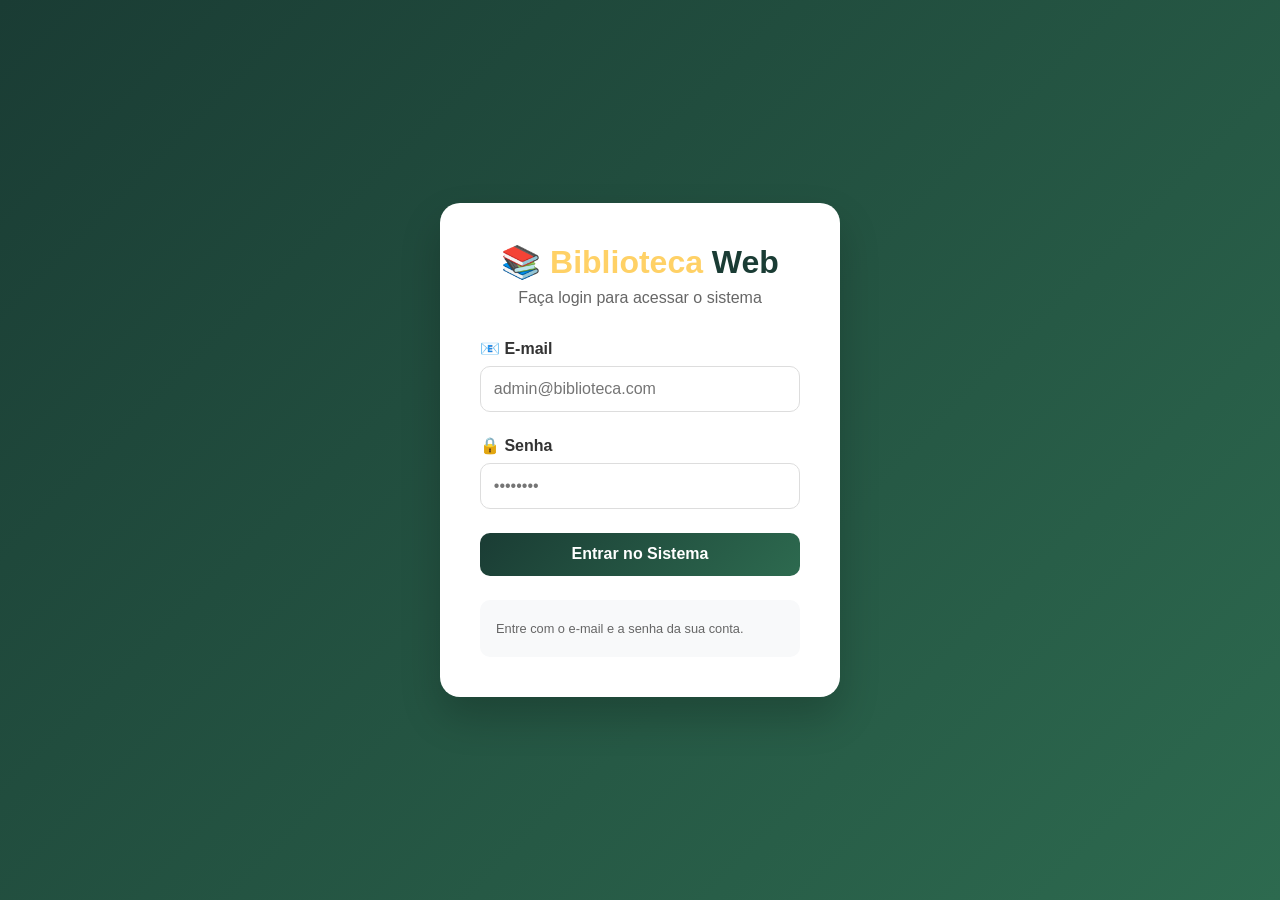
<file: src/main/resources/static/index.html>
<!DOCTYPE html>
<html lang="pt-br">
<head>
    <meta charset="UTF-8">
    <meta name="viewport" content="width=device-width, initial-scale=1.0">
    <title>Dashboard | Biblioteca Web</title>
    <link rel="stylesheet" href="css/style.css">
</head>
<body>
    <!-- Transição entre páginas -->
    <div id="pageTransition" class="page-transition">
        <div class="transition-spinner"></div>
    </div>

    <header class="header">
        <div class="logo">📚 <span>Biblioteca</span> Web</div>
        <nav class="nav">
            <a href="javascript:void(0);" onclick="navegarPara('index.html')">Dashboard</a>
            <a href="javascript:void(0);" onclick="navegarPara('livros.html')">Livros</a>
            <a href="javascript:void(0);" onclick="navegarPara('usuarios.html')">Usuários</a>
            <a href="javascript:void(0);" onclick="navegarPara('emprestimos.html')">Empréstimos</a>
            <a href="javascript:void(0);" onclick="navegarPara('relatorios.html')">Relatórios</a>
        </nav>
        <div class="user-info">
            <button class="theme-toggle" id="themeToggle" title="Alternar tema">🌙</button>
            <span>👤 Admin</span>
            <button class="btn-sair" onclick="sair()">Sair</button>
        </div>
    </header>

    <main class="container">
        <div class="cards-nav">
            <div class="card-nav" onclick="navegarPara('livros.html')">
                <div class="icon">📖</div>
                <h3>Livros</h3>
                <div class="total" id="totalLivros">0</div>
                <button class="btn-card">Gerenciar</button>
            </div>
            <div class="card-nav" onclick="navegarPara('usuarios.html')">
                <div class="icon">👥</div>
                <h3>Usuários</h3>
                <div class="total" id="totalUsuarios">0</div>
                <button class="btn-card">Gerenciar</button>
            </div>
            <div class="card-nav" onclick="navegarPara('emprestimos.html')">
                <div class="icon">🔄</div>
                <h3>Empréstimos</h3>
                <div class="total" id="emprestimosAtivos">0</div>
                <button class="btn-card">Ver ativos</button>
            </div>
            <div class="card-nav" onclick="navegarPara('relatorios.html')">
                <div class="icon">📊</div>
                <h3>Relatórios</h3>
                <button class="btn-card">Gerar</button>
            </div>
        </div>

        <div class="stats">
            <div class="stat-card">
                <h4>📚 Total de Livros</h4>
                <div class="stat-value" id="statLivros">0</div>
                <div class="stat-trend">↗ Carregando...</div>
            </div>
            <div class="stat-card">
                <h4>🔄 Empréstimos Ativos</h4>
                <div class="stat-value" id="statEmprestimos">0</div>
                <div class="stat-trend">Carregando...</div>
            </div>
            <div class="stat-card">
                <h4>💰 Multas Pendentes</h4>
                <div class="stat-value" id="statMultas">R$ 0,00</div>
                <div class="stat-trend">Carregando...</div>
            </div>
        </div>

        <div class="tabela-container">
            <h3>📋 Últimos Empréstimos</h3>
            <table style="width: 100%; border-collapse: collapse;">
                <thead>
                    <tr style="background: #f8f9fa;">
                        <th style="padding: 0.75rem;">Usuário</th>
                        <th style="padding: 0.75rem;">Livro</th>
                        <th style="padding: 0.75rem;">Data de Empréstimo</th>
                        <th style="padding: 0.75rem;">Status</th>
                    </tr>
                </thead>
                <tbody id="tabelaEmprestimos"></tbody>
            </table>
        </div>
    </main>

    <footer class="footer">
        <p>&copy; <span id="anoAtual">2026</span> Sistema de Biblioteca Web - Todos os direitos reservados</p>
    </footer>

    <script src="js/scripts.js"></script>
</body>
</html>
</file>
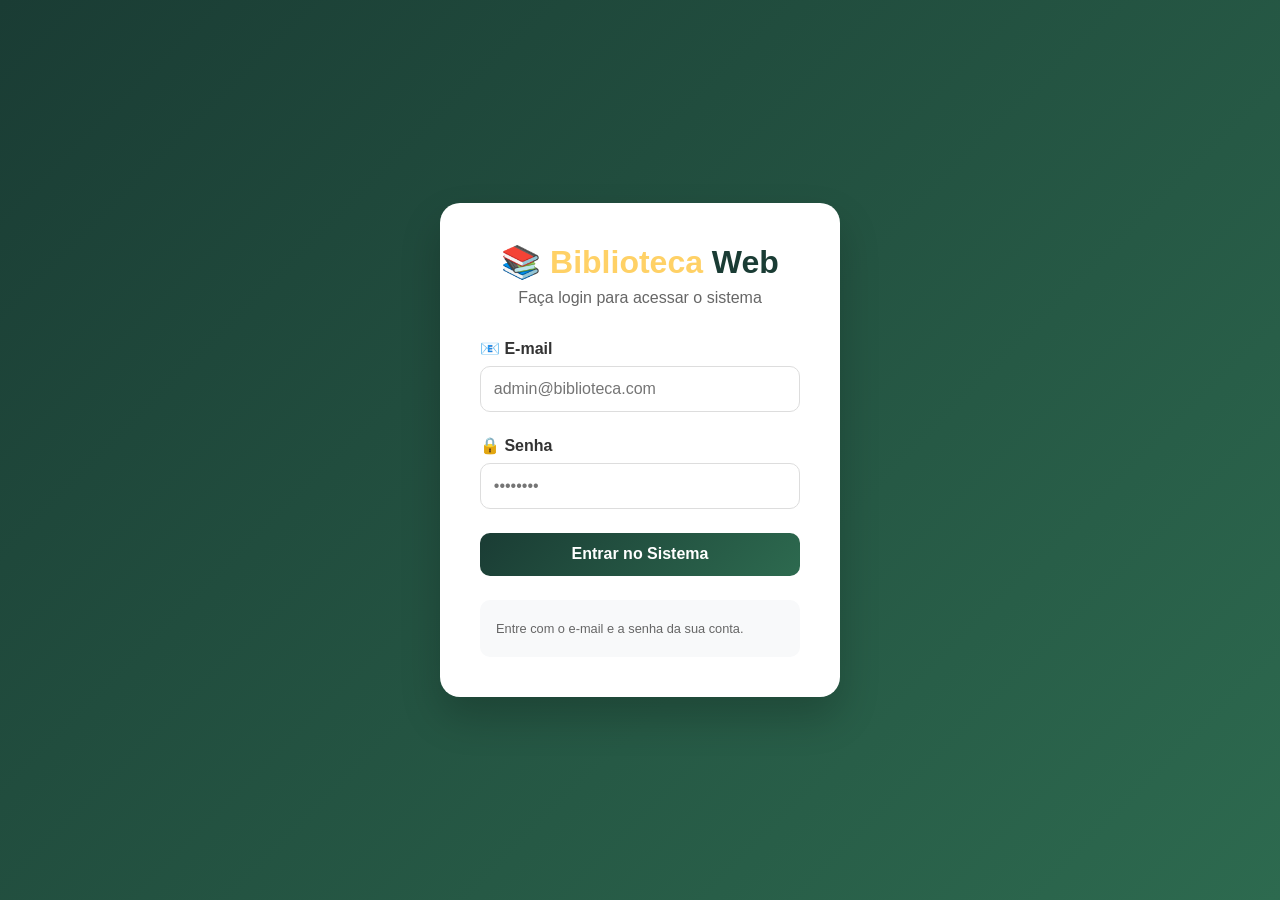
<file: src/main/resources/static/emprestimos.html>
<!DOCTYPE html>
<html lang="pt-br">
<head>
    <meta charset="UTF-8">
    <meta name="viewport" content="width=device-width, initial-scale=1.0">
    <title>Gerenciar Empréstimos | Biblioteca Web</title>
    <link rel="stylesheet" href="css/style.css">
</head>
<body>
    <div id="pageTransition" class="page-transition"><div class="transition-spinner"></div></div>

    <header class="header">
        <div class="logo">📚 <span>Biblioteca</span> Web</div>
        <nav class="nav">
            <a href="javascript:void(0);" onclick="navegarPara('index.html')">Dashboard</a>
            <a href="javascript:void(0);" onclick="navegarPara('livros.html')">Livros</a>
            <a href="javascript:void(0);" onclick="navegarPara('usuarios.html')">Usuários</a>
            <a href="javascript:void(0);" onclick="navegarPara('emprestimos.html')" style="background: rgba(255,255,255,0.2);">Empréstimos</a>
            <a href="javascript:void(0);" onclick="navegarPara('relatorios.html')">Relatórios</a>
        </nav>
        <div class="user-info">
            <button class="theme-toggle" id="themeToggle" title="Alternar tema">🌙</button>
            <span>👤 Admin</span>
            <button class="btn-sair" onclick="sair()">Sair</button>
        </div>
    </header>

    <main class="container">
        <div class="page-header">
            <h2>🔄 Gerenciamento de Empréstimos</h2>
            <button class="btn-primary" onclick="abrirModalEmprestimo()">+ Novo Empréstimo</button>
        </div>
        
        <div class="filtros">
            <button class="ativo" onclick="filtrarEmprestimos('todos', this)">Todos</button>
            <button onclick="filtrarEmprestimos('ATIVO', this)">Ativos</button>
            <button onclick="filtrarEmprestimos('ATRASADO', this)">Atrasados</button>
            <button onclick="filtrarEmprestimos('FINALIZADO', this)">Finalizados</button>
        </div>
        
        <div class="tabela-container">
            <table style="width: 100%; border-collapse: collapse;">
                <thead><tr style="background: #f8f9fa;"><th style="padding: 0.75rem;">ID</th><th style="padding: 0.75rem;">Usuário</th><th style="padding: 0.75rem;">Livro</th><th style="padding: 0.75rem;">Data Empréstimo</th><th style="padding: 0.75rem;">Data Prevista</th><th style="padding: 0.75rem;">Status</th><th style="padding: 0.75rem;">Ações</th></tr></thead>
                <tbody id="tabelaEmprestimos">
                    <tr><td colspan="7" style="text-align: center;">Carregando empréstimos...</td></tr>
                </tbody>
            </table>
            <div class="pagination-container">
                <div class="pagination-info" id="paginationInfo">Mostrando 0 de 0 registros</div>
                <div class="pagination-controls">
                    <button class="pagination-btn" id="btnAnterior" onclick="paginaAnterior()">◀ Anterior</button>
                    <span id="paginaAtual">Página 1</span>
                    <button class="pagination-btn" id="btnProximo" onclick="paginaProxima()">Próximo ▶</button>
                </div>
            </div>
        </div>
    </main>
    
    <div id="modalEmprestimo" class="modal">
        <div class="modal-content">
            <h3>🔄 Novo Empréstimo</h3>
            <select id="selectUsuario"><option value="">Selecione um usuário</option></select>
            <select id="selectLivro"><option value="">Selecione um livro</option></select>
            <input type="date" id="dataPrevista">
            <div class="modal-buttons">
                <button class="btn-cancel" onclick="fecharModalEmprestimo()">Cancelar</button>
                <button class="btn-save" onclick="realizarEmprestimo()">Registrar</button>
            </div>
        </div>
    </div>
    
    <footer class="footer"><p>&copy; <span id="anoAtual">2026</span> Sistema de Biblioteca Web - Todos os direitos reservados</p></footer>
    
    <script src="js/scripts.js"></script>
    <script>
        const emprestimosContainer = {
            tabela: document.getElementById('tabelaEmprestimos'),
            selectUsuario: document.getElementById('selectUsuario'),
            selectLivro: document.getElementById('selectLivro'),
            dataPrevista: document.getElementById('dataPrevista'),
            modal: document.getElementById('modalEmprestimo'),
            filtros: document.querySelectorAll('.filtros button'),
            paginationInfo: document.getElementById('paginationInfo'),
            paginaAtualEl: document.getElementById('paginaAtual'),
            btnAnterior: document.getElementById('btnAnterior'),
            btnProximo: document.getElementById('btnProximo')
        };

        let emprestimos = [];
        let emprestimosFiltrados = [];
        let livros = [];
        let usuarios = [];
        let filtroAtual = 'todos';
        let paginaAtual = 1;
        const itensPorPagina = 5;

        function atualizarPaginacao() {
            const totalPaginas = Math.max(1, Math.ceil(emprestimosFiltrados.length / itensPorPagina));
            if (paginaAtual > totalPaginas) paginaAtual = totalPaginas;
            const exibidos = Math.min(itensPorPagina, emprestimosFiltrados.length);
            if (emprestimosContainer.paginationInfo) emprestimosContainer.paginationInfo.textContent = `Mostrando ${exibidos} de ${emprestimosFiltrados.length} registros`;
            if (emprestimosContainer.paginaAtualEl) emprestimosContainer.paginaAtualEl.textContent = `Página ${paginaAtual} de ${totalPaginas}`;
            if (emprestimosContainer.btnAnterior) emprestimosContainer.btnAnterior.disabled = paginaAtual <= 1;
            if (emprestimosContainer.btnProximo) emprestimosContainer.btnProximo.disabled = paginaAtual >= totalPaginas;
            return totalPaginas;
        }

        function paginaAnterior() { if (paginaAtual > 1) { paginaAtual--; renderizarTabela(); } }
        function paginaProxima() { const total = Math.max(1, Math.ceil(emprestimosFiltrados.length / itensPorPagina)); if (paginaAtual < total) { paginaAtual++; renderizarTabela(); } }

        async function carregarDados() {
            if (!emprestimosContainer.tabela) return;
            emprestimosContainer.tabela.innerHTML = '<tr><td colspan="7" class="table-loading">Carregando empréstimos...</td></tr>';
            try {
                const [rL, rU, rE] = await Promise.all([fetchWithAuth(`${API_URL}/livros`), fetchWithAuth(`${API_URL}/usuarios`), fetchWithAuth(`${API_URL}/emprestimos`)]);
                livros = await rL.json();
                usuarios = await rU.json();
                emprestimos = await rE.json();
                emprestimosFiltrados = [...emprestimos];
                paginaAtual = 1;
                renderizarTabela();
                carregarSelects();
            } catch (e) {
                emprestimosContainer.tabela.innerHTML = '<tr><td colspan="7" style="color:red;">❌ Erro ao conectar</td></tr>';
                console.error(e);
            }
        }

        function renderizarTabela() {
            if (!emprestimosContainer.tabela) return;
            emprestimosContainer.tabela.innerHTML = '';
            atualizarPaginacao();
            const inicio = (paginaAtual - 1) * itensPorPagina;
            const paginados = emprestimosFiltrados.slice(inicio, inicio + itensPorPagina);
            if (paginados.length === 0) { emprestimosContainer.tabela.innerHTML = '<tr><td colspan="7">Nenhum empréstimo</td></tr>'; return; }

            const frag = document.createDocumentFragment();
            paginados.forEach(e => {
                const u = usuarios.find(x => x.id === e.usuarioId) || {};
                const l = livros.find(x => x.id === e.livroId) || {};
                let sc = e.status === 'ATIVO' ? 'status-ativo' : (e.status === 'ATRASADO' ? 'status-atrasado' : 'status-finalizado');
                const tr = document.createElement('tr');
                tr.innerHTML = `
                    <td>${e.id}</td>
                    <td>${escapeHtml(u.nome || 'N/A')}</td>
                    <td>${escapeHtml(l.titulo || 'N/A')}</td>
                    <td>${e.dataEmprestimo ? e.dataEmprestimo.split('T')[0] : '-'}</td>
                    <td>${e.dataDevolucaoPrevista || '-'}</td>
                    <td class="${sc}">${e.status || '-'}</td>
                    <td>${e.status !== 'FINALIZADO' ? `<button class="btn-return" onclick="registrarDevolucao(${e.id})">📖 Devolver</button>` : '—'}</td>`;
                frag.appendChild(tr);
            });
            emprestimosContainer.tabela.appendChild(frag);
        }

        function filtrarEmprestimos(filtro, btn) {
            filtroAtual = filtro;
            document.querySelectorAll('.filtros button').forEach(b => b.classList.remove('ativo'));
            if (btn) btn.classList.add('ativo');
            emprestimosFiltrados = filtro === 'todos' ? [...emprestimos] : emprestimos.filter(e => e.status === filtro);
            paginaAtual = 1;
            renderizarTabela();
        }

        function carregarSelects() {
            if (!emprestimosContainer.selectUsuario || !emprestimosContainer.selectLivro) return;
            const su = emprestimosContainer.selectUsuario;
            const sl = emprestimosContainer.selectLivro;
            su.innerHTML = '<option value="">Selecione um usuário</option>';
            sl.innerHTML = '<option value="">Selecione um livro</option>';
            usuarios.forEach(u => { const opt = document.createElement('option'); opt.value = u.id; opt.textContent = u.nome; su.appendChild(opt); });
            livros.filter(l => l.disponivel).forEach(l => { const opt = document.createElement('option'); opt.value = l.id; opt.textContent = l.titulo; sl.appendChild(opt); });
            if (sl.options.length === 1) sl.innerHTML = '<option value="">Nenhum livro disponível</option>';
        }

        function abrirModalEmprestimo() { carregarSelects(); if (emprestimosContainer.dataPrevista) emprestimosContainer.dataPrevista.value = ''; if (emprestimosContainer.modal) emprestimosContainer.modal.style.display = 'flex'; }

        async function realizarEmprestimo() {
            const uid = parseInt((emprestimosContainer.selectUsuario?.value) || '', 10);
            const lid = parseInt((emprestimosContainer.selectLivro?.value) || '', 10);
            const dp = emprestimosContainer.dataPrevista?.value;
            if (!uid || !lid || !dp) { showToast('error', null, '❌ Preencha todos os campos!'); return; }
            const dias = Math.ceil((new Date(dp) - new Date()) / 86400000);
            if (dias <= 0) { showToast('error', null, '❌ Data deve ser futura!'); return; }
            try {
                const res = await fetchWithAuth(`${API_URL}/emprestimos`, { method: 'POST', headers: { 'Content-Type': 'application/json' }, body: JSON.stringify({ livroId: lid, usuarioId: uid, dias }) });
                if (res.ok) { showToast('success', null, '✅ Empréstimo realizado!'); fecharModalEmprestimo(); carregarDados(); } else showToast('error', null, '❌ Erro');
            } catch (e) { showToast('error', null, '❌ Erro de conexão'); console.error(e); }
        }

        async function registrarDevolucao(id) {
            if (!(await showConfirm('📖 Registrar devolução?'))) return;
            try {
                const res = await fetchWithAuth(`${API_URL}/emprestimos/devolucao/${id}`, { method: 'PUT' });
                if (res.ok) { showToast('success', null, '✅ Devolução registrada!'); carregarDados(); } else showToast('error', null, '❌ Erro');
            } catch (e) { showToast('error', null, '❌ Erro de conexão'); console.error(e); }
        }

        function fecharModalEmprestimo() { if (emprestimosContainer.modal) emprestimosContainer.modal.style.display = 'none'; }

        document.addEventListener('DOMContentLoaded', () => {
            if (!checkAuth()) return;
            initTheme();
            carregarDados();
            document.getElementById('themeToggle')?.addEventListener('click', toggleTheme);
            document.getElementById('anoAtual').innerText = new Date().getFullYear();
        });
    </script>
</body>
</html>
</file>
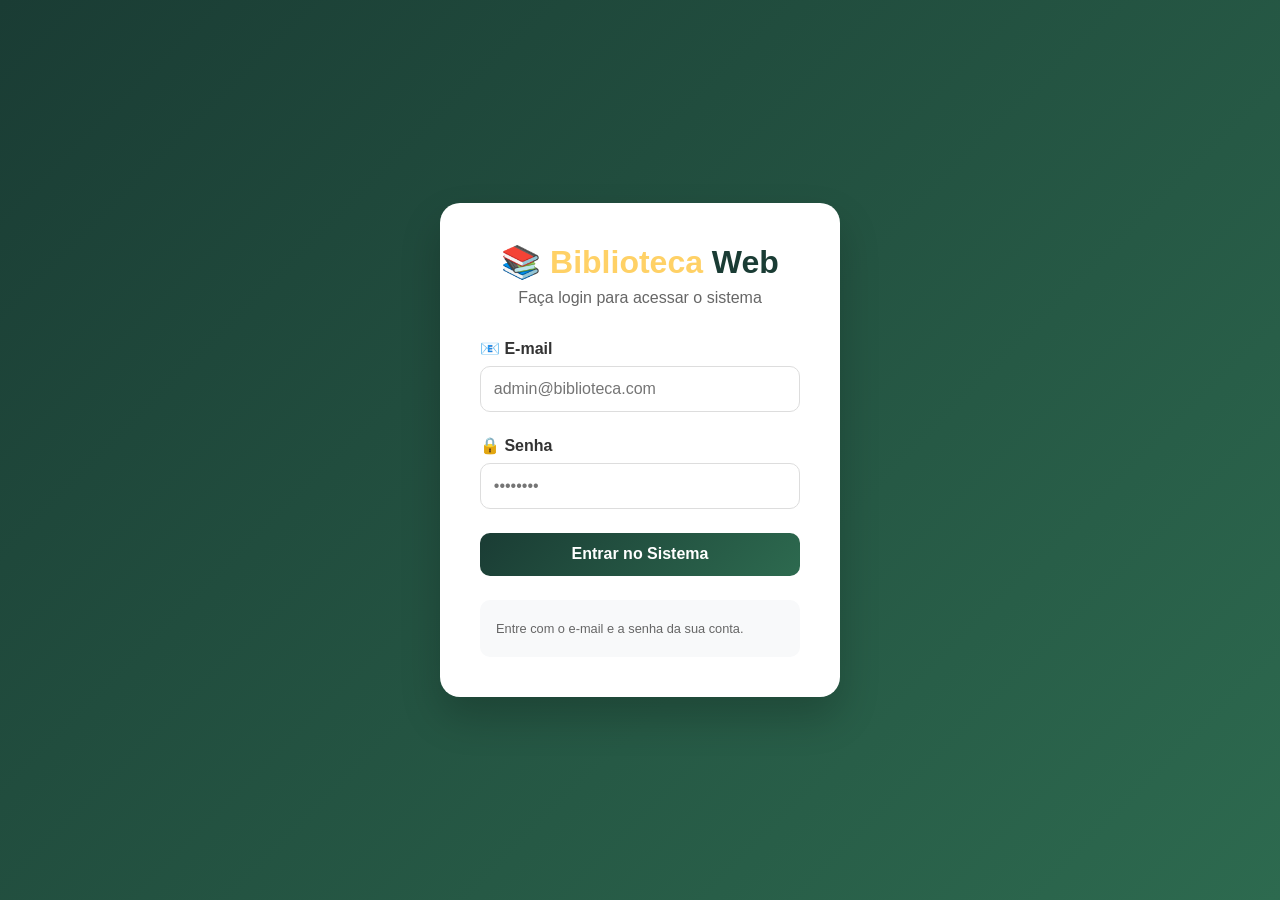
<file: src/main/resources/static/livros.html>
<!DOCTYPE html>
<html lang="pt-br">
<head>
    <meta charset="UTF-8">
    <meta name="viewport" content="width=device-width, initial-scale=1.0">
    <title>Gerenciar Livros | Biblioteca Web</title>
    <link rel="stylesheet" href="css/style.css">
</head>
<body>
        <!-- Transição entre páginas -->
    <div id="pageTransition" class="page-transition">
        <div class="transition-spinner"></div>
    </div>
    <header class="header">
        <div class="logo">📚 <span>Biblioteca</span> Web</div>
        <nav class="nav">
            <a href="index.html">Dashboard</a>
            <a href="livros.html" style="background: rgba(255,255,255,0.2);">Livros</a>
            <a href="usuarios.html">Usuários</a>
            <a href="emprestimos.html">Empréstimos</a>
            <a href="relatorios.html">Relatórios</a>
        </nav>
        <div class="user-info">
            <button class="theme-toggle" id="themeToggle" title="Alternar tema">🌙</button>
            <span>👤 Admin</span>
            <button class="btn-sair" onclick="sair()">Sair</button>
        </div>
    </header>

    <main class="container">
        <div class="page-header">
            <h2>📖 Gerenciamento de Livros</h2>
            <button class="btn-primary" onclick="abrirModalCadastro()">+ Novo Livro</button>
        </div>
        
        <div class="search-bar">
            <input type="text" id="buscaLivro" placeholder="Buscar por título, autor ou ISBN...">
            <button onclick="filtrarLivros()">🔍 Buscar</button>
        </div>
        
        <div class="tabela-container">
            <table style="width: 100%; border-collapse: collapse;">
                <thead>
                    <tr style="background: #f8f9fa;">
                        <th style="padding: 0.75rem; text-align: left;">ID</th>
                        <th style="padding: 0.75rem; text-align: left;">Título</th>
                        <th style="padding: 0.75rem; text-align: left;">Autor</th>
                        <th style="padding: 0.75rem; text-align: left;">ISBN</th>
                        <th style="padding: 0.75rem; text-align: left;">Status</th>
                        <th style="padding: 0.75rem; text-align: left;">Ações</th>
                    </tr>
                </thead>
                <tbody id="tabelaLivros">
                    <tr><td colspan="6" class="table-loading"><div class="spinner-small"></div><br>Carregando livros...</td></tr>
                </tbody>
            </table>
            
            <div class="pagination-container" id="paginationContainer">
                <div class="pagination-info" id="paginationInfo">Mostrando 0 de 0 registros</div>
                <div class="pagination-controls">
                    <button class="pagination-btn" id="btnAnterior" onclick="paginaAnterior()">◀ Anterior</button>
                    <span id="paginaAtual">Página 1</span>
                    <button class="pagination-btn" id="btnProximo" onclick="paginaProxima()">Próximo ▶</button>
                </div>
            </div>
        </div>
    </main>
    
    <div id="modalLivro" class="modal">
        <div class="modal-content">
            <h3 id="modalTitulo">📖 Novo Livro</h3>
            <input type="hidden" id="livroId">
            <input type="text" id="titulo" placeholder="Título *">
            <input type="text" id="autor" placeholder="Autor *">
            <input type="text" id="isbn" placeholder="ISBN *">
            <select id="status">
                <option value="disponivel">Disponível</option>
                <option value="indisponivel">Indisponível</option>
            </select>
            <div class="modal-buttons">
                <button class="btn-cancel" onclick="fecharModal()">Cancelar</button>
                <button class="btn-save" onclick="salvarLivro()">Salvar</button>
            </div>
        </div>
    </div>
    
    <footer class="footer">
        <p>&copy; <span id="anoAtual">2026</span> Sistema de Biblioteca Web - Todos os direitos reservados</p>
    </footer>
    
    <script src="js/scripts.js"></script>
    <script>
        const livrosContainer = {
            tabela: document.getElementById('tabelaLivros'),
            busca: document.getElementById('buscaLivro'),
            modal: document.getElementById('modalLivro'),
            modalTitulo: document.getElementById('modalTitulo'),
            livroId: document.getElementById('livroId'),
            titulo: document.getElementById('titulo'),
            autor: document.getElementById('autor'),
            isbn: document.getElementById('isbn'),
            status: document.getElementById('status'),
            paginationInfo: document.getElementById('paginationInfo'),
            paginaAtualEl: document.getElementById('paginaAtual'),
            btnAnterior: document.getElementById('btnAnterior'),
            btnProximo: document.getElementById('btnProximo')
        };

        let livros = [];
        let livrosFiltrados = [];
        let editandoId = null;
        let paginaAtual = 1;
        const itensPorPagina = 5;

        function atualizarPaginacao() {
            const totalPaginas = Math.max(1, Math.ceil(livrosFiltrados.length / itensPorPagina));
            if (paginaAtual > totalPaginas) paginaAtual = totalPaginas;
            const exibidos = Math.min(itensPorPagina, livrosFiltrados.length);
            if (livrosContainer.paginationInfo) livrosContainer.paginationInfo.textContent = `Mostrando ${exibidos} de ${livrosFiltrados.length} registros`;
            if (livrosContainer.paginaAtualEl) livrosContainer.paginaAtualEl.textContent = `Página ${paginaAtual} de ${totalPaginas}`;
            if (livrosContainer.btnAnterior) livrosContainer.btnAnterior.disabled = paginaAtual <= 1;
            if (livrosContainer.btnProximo) livrosContainer.btnProximo.disabled = paginaAtual >= totalPaginas;
            return totalPaginas;
        }

        function paginaAnterior() { if (paginaAtual > 1) { paginaAtual--; renderizarTabelaLivros(); } }
        function paginaProxima() { const total = Math.max(1, Math.ceil(livrosFiltrados.length / itensPorPagina)); if (paginaAtual < total) { paginaAtual++; renderizarTabelaLivros(); } }

        async function carregarLivros() {
            if (!livrosContainer.tabela) return;
            livrosContainer.tabela.innerHTML = '<tr><td colspan="6" class="table-loading"><div class="spinner-small"></div><br>Carregando livros...</td></tr>';
            try {
                const response = await fetchWithAuth(`${API_URL}/livros`);
                if (!response.ok) throw new Error('Erro ao carregar livros');
                livros = await response.json();
                livrosFiltrados = [...livros];
                paginaAtual = 1;
                renderizarTabelaLivros();
            } catch (error) {
                livrosContainer.tabela.innerHTML = '<tr><td colspan="6" style="text-align: center; color: red;">❌ Erro ao conectar</td></tr>';
                console.error(error);
            }
        }

        function renderizarTabelaLivros() {
            if (!livrosContainer.tabela) return;
            livrosContainer.tabela.innerHTML = '';
            atualizarPaginacao();
            const inicio = (paginaAtual - 1) * itensPorPagina;
            const pagina = livrosFiltrados.slice(inicio, inicio + itensPorPagina);
            if (pagina.length === 0) { livrosContainer.tabela.innerHTML = '<tr><td colspan="6">Nenhum livro encontrado</td></tr>'; return; }

            const frag = document.createDocumentFragment();
            pagina.forEach(livro => {
                const tr = document.createElement('tr');
                tr.innerHTML = `
                    <td style="padding: 0.75rem;">${livro.id}</td>
                    <td style="padding: 0.75rem;">${escapeHtml(livro.titulo)}</td>
                    <td style="padding: 0.75rem;">${escapeHtml(livro.autor)}</td>
                    <td style="padding: 0.75rem;">${escapeHtml(livro.isbn)}</td>
                    <td style="padding: 0.75rem;">${livro.disponivel ? '✅ Disponível' : '❌ Indisponível'}</td>
                    <td style="padding: 0.75rem;">
                        <button class="btn-edit" type="button" onclick="editarLivro(${livro.id})">✏️</button>
                        <button class="btn-delete" type="button" onclick="deletarLivro(${livro.id})">🗑️</button>
                    </td>`;
                frag.appendChild(tr);
            });
            livrosContainer.tabela.appendChild(frag);
        }

        function filtrarLivros() {
            const busca = (livrosContainer.busca?.value || '').trim().toLowerCase();
            livrosFiltrados = busca ? livros.filter(l => l.titulo.toLowerCase().includes(busca) || l.autor.toLowerCase().includes(busca) || l.isbn.includes(busca)) : [...livros];
            paginaAtual = 1;
            renderizarTabelaLivros();
        }

        function abrirModalCadastro() {
            editandoId = null;
            if (!livrosContainer.modal) return;
            livrosContainer.modalTitulo.textContent = '📖 Novo Livro';
            livrosContainer.livroId.value = '';
            livrosContainer.titulo.value = '';
            livrosContainer.autor.value = '';
            livrosContainer.isbn.value = '';
            livrosContainer.status.value = 'disponivel';
            livrosContainer.modal.style.display = 'flex';
        }

        function editarLivro(id) {
            const livro = livros.find(l => l.id === id);
            if (!livro || !livrosContainer.modal) return;
            editandoId = id;
            livrosContainer.modalTitulo.textContent = '✏️ Editar Livro';
            livrosContainer.livroId.value = livro.id;
            livrosContainer.titulo.value = livro.titulo;
            livrosContainer.autor.value = livro.autor;
            livrosContainer.isbn.value = livro.isbn;
            livrosContainer.status.value = livro.disponivel ? 'disponivel' : 'indisponivel';
            livrosContainer.modal.style.display = 'flex';
        }

        function fecharModal() { if (livrosContainer.modal) livrosContainer.modal.style.display = 'none'; }

        async function salvarLivro() {
            const titulo = livrosContainer.titulo.value.trim();
            const autor = livrosContainer.autor.value.trim();
            const isbn = livrosContainer.isbn.value.trim();
            const status = livrosContainer.status.value;
            if (!titulo || !autor || !isbn) { showToast('error', null, '❌ Preencha todos os campos!'); return; }
            const livro = { titulo, autor, isbn, disponivel: status === 'disponivel' };
            try {
                const url = editandoId ? `${API_URL}/livros/${editandoId}` : `${API_URL}/livros`;
                const method = editandoId ? 'PUT' : 'POST';
                const response = await fetchWithAuth(url, { method, headers: { 'Content-Type': 'application/json' }, body: JSON.stringify(livro) });
                if (!response.ok) throw new Error('Erro ao salvar');
                showToast('success', null, editandoId ? '✅ Livro atualizado!' : '✅ Livro cadastrado!');
                fecharModal();
                carregarLivros();
            } catch (error) { showToast('error', null, '❌ Erro de conexão'); console.error(error); }
        }

        async function deletarLivro(id) {
            if (!(await showConfirm('⚠️ Tem certeza?'))) return;
            try {
                const response = await fetchWithAuth(`${API_URL}/livros/${id}`, { method: 'DELETE' });
                if (!response.ok) throw new Error('Erro ao excluir');
                showToast('success', null, '✅ Livro excluído!');
                carregarLivros();
            } catch (error) { showToast('error', null, '❌ Erro de conexão'); console.error(error); }
        }

        document.addEventListener('DOMContentLoaded', () => {
            if (!checkAuth()) return;
            initTheme();
            carregarLivros();
            if (livrosContainer.busca) livrosContainer.busca.addEventListener('keyup', filtrarLivros);
            window.addEventListener('click', e => { if (e.target === livrosContainer.modal) fecharModal(); });
        });
    </script>
</body>
</html>
</file>
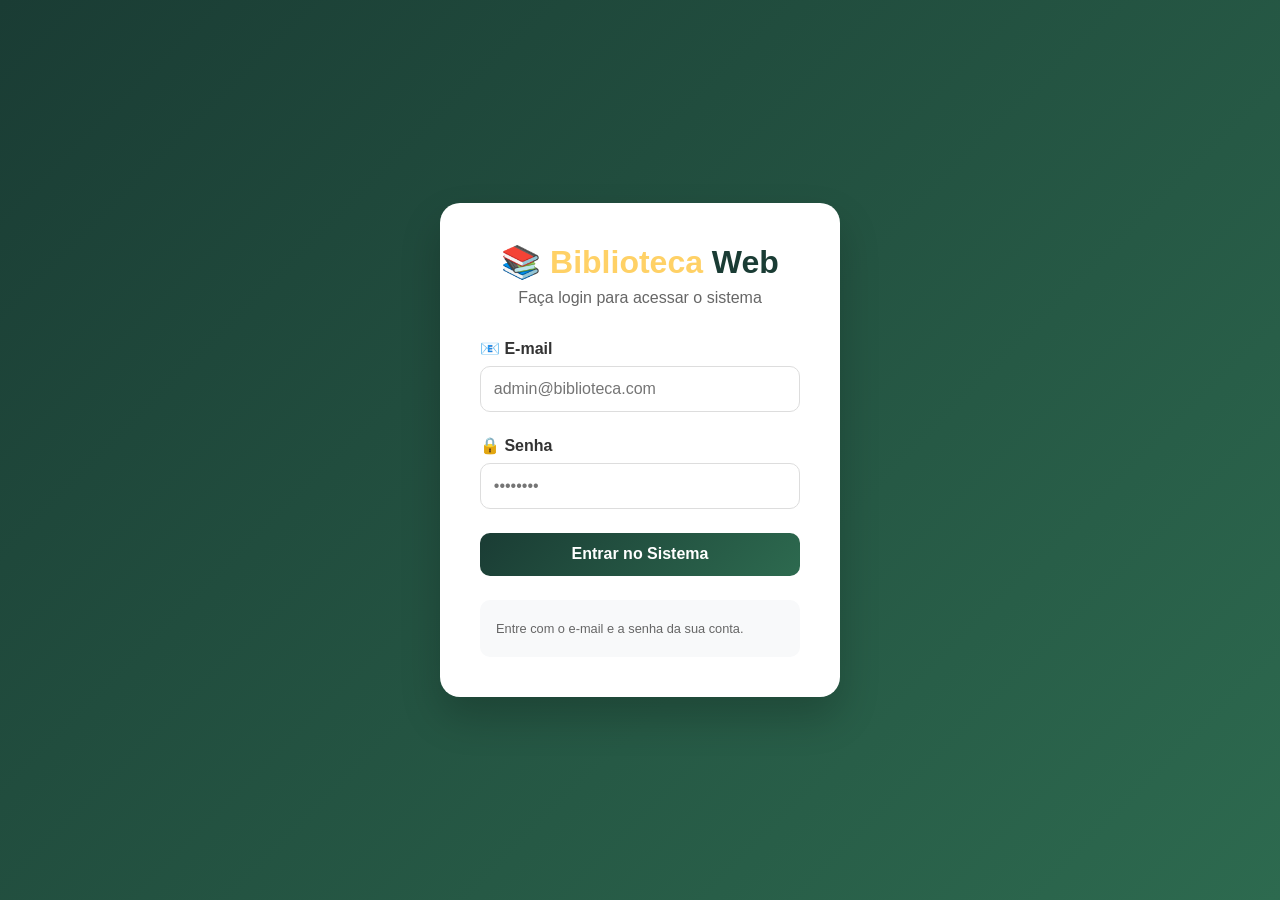
<file: src/main/resources/static/login.html>
<!DOCTYPE html>
<html lang="pt-br">
<head>
    <meta charset="UTF-8">
    <meta name="viewport" content="width=device-width, initial-scale=1.0">
    <title>Login | Biblioteca Web</title>
    <style>
        * {
            margin: 0;
            padding: 0;
            box-sizing: border-box;
        }

        body {
            font-family: 'Segoe UI', Tahoma, Geneva, Verdana, sans-serif;
            background: linear-gradient(135deg, #1a3c34, #2d6a4f);
            min-height: 100vh;
            display: flex;
            justify-content: center;
            align-items: center;
        }

        .login-container {
            display: flex;
            justify-content: center;
            align-items: center;
            width: 100%;
            padding: 20px;
        }

        .login-card {
            background: white;
            border-radius: 20px;
            padding: 2.5rem;
            width: 100%;
            max-width: 400px;
            box-shadow: 0 20px 40px rgba(0,0,0,0.2);
            animation: fadeIn 0.5s ease-in-out;
        }

        @keyframes fadeIn {
            from { opacity: 0; transform: translateY(-20px); }
            to { opacity: 1; transform: translateY(0); }
        }

        .login-logo {
            text-align: center;
            margin-bottom: 2rem;
        }

        .login-logo h1 {
            font-size: 2rem;
            color: #1a3c34;
        }

        .login-logo span {
            color: #ffd166;
        }

        .login-logo p {
            color: #666;
            margin-top: 0.5rem;
        }

        .form-group {
            margin-bottom: 1.5rem;
        }

        .form-group label {
            display: block;
            margin-bottom: 0.5rem;
            font-weight: 600;
            color: #333;
        }

        .form-group input {
            width: 100%;
            padding: 0.8rem;
            border: 1px solid #ddd;
            border-radius: 10px;
            font-size: 1rem;
            transition: border 0.3s;
        }

        .form-group input:focus {
            outline: none;
            border-color: #2d6a4f;
        }

        .btn-login {
            width: 100%;
            background: linear-gradient(135deg, #1a3c34, #2d6a4f);
            color: white;
            border: none;
            padding: 0.8rem;
            border-radius: 10px;
            font-size: 1rem;
            font-weight: bold;
            cursor: pointer;
            transition: transform 0.3s;
        }

        .btn-login:hover {
            transform: translateY(-2px);
        }

        .btn-login:disabled {
            opacity: 0.7;
            cursor: not-allowed;
            transform: none;
        }

        .info-login {
            margin-top: 1.5rem;
            padding: 1rem;
            background: #f8f9fa;
            border-radius: 10px;
            font-size: 0.8rem;
            color: #666;
        }

        .info-login p {
            margin: 0.3rem 0;
        }

        .info-login code {
            background: #e9ecef;
            padding: 0.2rem 0.5rem;
            border-radius: 5px;
            font-family: monospace;
        }

        .error-message {
            background: #f8d7da;
            color: #721c24;
            padding: 0.75rem;
            border-radius: 8px;
            margin-bottom: 1rem;
            font-size: 0.85rem;
            display: none;
        }

        .toast {
            position: fixed;
            top: 20px;
            right: 20px;
            background: #2d6a4f;
            color: white;
            padding: 1rem 1.5rem;
            border-radius: 8px;
            box-shadow: 0 4px 12px rgba(0,0,0,0.2);
            z-index: 1000;
            animation: slideIn 0.3s ease-out;
        }

        .toast.error {
            background: #e63946;
        }

        @keyframes slideIn {
            from { transform: translateX(100%); opacity: 0; }
            to { transform: translateX(0); opacity: 1; }
        }
    </style>
</head>
<body>
    <div class="login-container">
        <div class="login-card">
            <div class="login-logo">
                <h1>📚 <span>Biblioteca</span> Web</h1>
                <p>Faça login para acessar o sistema</p>
            </div>
            
            <div id="errorMessage" class="error-message"></div>
            
            <form id="loginForm">
                <div class="form-group">
                    <label>📧 E-mail</label>
                    <input type="email" id="email" placeholder="admin@biblioteca.com" required>
                </div>
                
                <div class="form-group">
                    <label>🔒 Senha</label>
                    <input type="password" id="senha" placeholder="••••••••" required>
                </div>
                
                <button type="submit" class="btn-login" id="btnLogin">Entrar no Sistema</button>
            </form>
            
            <div class="info-login"><p>Entre com o e-mail e a senha da sua conta.</p></div>
        </div>
    </div>

    <script>
        const API_URL = '/api';

        function showToast(message, isError = false) {
            const toast = document.createElement('div');
            toast.className = 'toast' + (isError ? ' error' : '');
            toast.textContent = message;
            document.body.appendChild(toast);
            setTimeout(() => toast.remove(), 3000);
        }

        document.getElementById('loginForm').addEventListener('submit', async function(e) {
            e.preventDefault();
            
            const email = document.getElementById('email').value;
            const senha = document.getElementById('senha').value;
            const btn = document.getElementById('btnLogin');
            const errorDiv = document.getElementById('errorMessage');
            
            btn.disabled = true;
            btn.textContent = '⏳ Entrando...';
            errorDiv.style.display = 'none';
            
            try {
                const response = await fetch(`${API_URL}/auth/login`, {
                    method: 'POST',
                    headers: { 'Content-Type': 'application/json' },
                    body: JSON.stringify({ email, senha })
                });
                
                const data = await response.json();
                
                if (response.ok && data.token) {
                    // Salvar token no localStorage
                    localStorage.setItem('token', data.token);
                    localStorage.setItem('userEmail', data.email);
                    localStorage.setItem('userRole', data.role);
                    
                    showToast('✅ Login realizado com sucesso!');
                    
                    // Redirecionar para o dashboard
                    setTimeout(() => {
                        window.location.href = data.role === 'ADMIN' ? 'index.html' : 'livros.html';
                    }, 1000);
                } else {
                    errorDiv.textContent = data.message || '❌ Email ou senha inválidos!';
                    errorDiv.style.display = 'block';
                    showToast('❌ Email ou senha inválidos!', true);
                }
            } catch (error) {
                console.error('Erro:', error);
                errorDiv.textContent = '❌ Erro de conexão com o servidor. Verifique se o back-end está rodando.';
                errorDiv.style.display = 'block';
                showToast('❌ Erro de conexão com o servidor', true);
            } finally {
                btn.disabled = false;
                btn.textContent = 'Entrar no Sistema';
            }
        });
    </script>
</body>
</html>
</file>
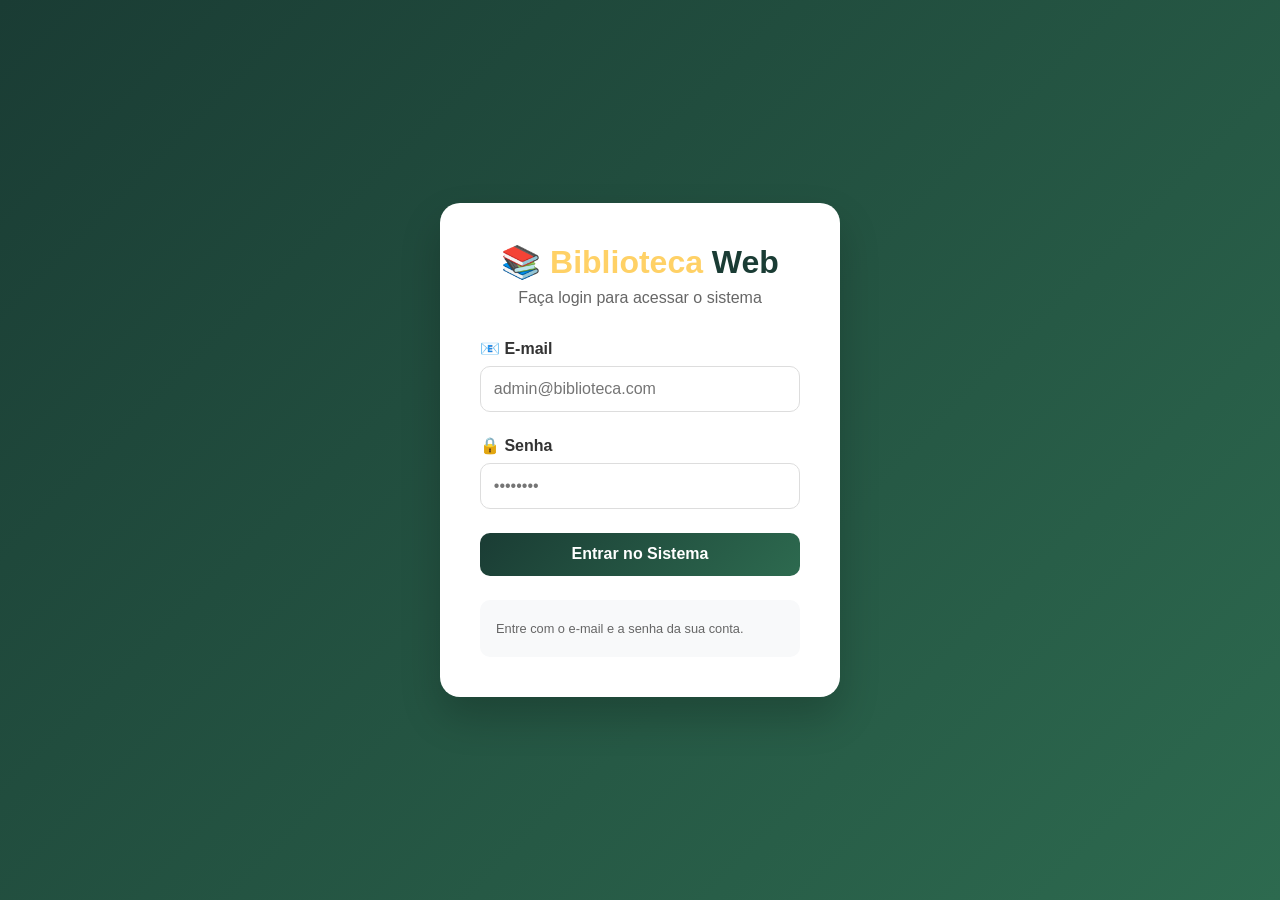
<file: src/main/resources/static/relatorios.html>
<!DOCTYPE html>
<html lang="pt-br">
<head>
    <meta charset="UTF-8">
    <meta name="viewport" content="width=device-width, initial-scale=1.0">
    <title>Relatórios | Biblioteca Web</title>
    <link rel="stylesheet" href="css/style.css">
</head>
<body>
    <div id="pageTransition" class="page-transition"><div class="transition-spinner"></div></div>

    <header class="header">
        <div class="logo">📚 <span>Biblioteca</span> Web</div>
        <nav class="nav">
            <a href="javascript:void(0);" onclick="navegarPara('index.html')">Dashboard</a>
            <a href="javascript:void(0);" onclick="navegarPara('livros.html')">Livros</a>
            <a href="javascript:void(0);" onclick="navegarPara('usuarios.html')">Usuários</a>
            <a href="javascript:void(0);" onclick="navegarPara('emprestimos.html')">Empréstimos</a>
            <a href="javascript:void(0);" onclick="navegarPara('relatorios.html')" style="background: rgba(255,255,255,0.2);">Relatórios</a>
        </nav>
        <div class="user-info">
            <button class="theme-toggle" id="themeToggle" title="Alternar tema">🌙</button>
            <span>👤 Admin</span>
            <button class="btn-sair" onclick="sair()">Sair</button>
        </div>
    </header>

    <main class="container">
        <h2 style="margin-bottom: 1.5rem; color: #1a3c34;">📊 Relatórios do Sistema</h2>
        
        <div class="relatorios-grid">
            <div class="card-relatorio"><h3>📚 Livros por Status</h3><div class="valor" id="totalLivros">0</div><div id="detalheLivros" class="detalhe">✅ Disponíveis: -- | ❌ Indisponíveis: --</div><button class="btn-relatorio" onclick="exibirDetalhesLivros()">Ver detalhes</button></div>
            <div class="card-relatorio"><h3>👥 Usuários Cadastrados</h3><div class="valor" id="totalUsuarios">0</div><div class="detalhe">Total de leitores cadastrados</div><button class="btn-relatorio" onclick="exibirDetalhesUsuarios()">Ver lista</button></div>
            <div class="card-relatorio"><h3>🔄 Empréstimos</h3><div class="valor" id="totalAtivos">0</div><div id="detalheAtrasados" class="detalhe">🟢 Ativos: -- | 🔴 Atrasados: -- | ⚫ Finalizados: --</div><button class="btn-relatorio" onclick="exibirDetalhesEmprestimos()">Ver detalhes</button></div>
            <div class="card-relatorio"><h3>💰 Multas Pendentes</h3><div class="valor" id="totalMultas">R$ 0,00</div><div class="detalhe">Multa: R$ 2,00 por dia de atraso</div><button class="btn-relatorio" onclick="calcularMultas()">Calcular multas</button></div>
        </div>
        
        <div class="tabela-container">
            <h3>📋 Relatório de Empréstimos Atrasados</h3>
            <div id="tabelaAtrasadosContainer"><div class="loading-spinner"><div class="spinner"></div><p>Carregando dados...</p></div></div>
        </div>
    </main>
    
    <footer class="footer"><p>&copy; <span id="anoAtual">2026</span> Sistema de Biblioteca Web - Todos os direitos reservados</p></footer>
    
    <script src="js/scripts.js"></script>
    <script>
        const relatoriosContainer = {
            totalLivros: document.getElementById('totalLivros'),
            detalheLivros: document.getElementById('detalheLivros'),
            totalUsuarios: document.getElementById('totalUsuarios'),
            totalAtivos: document.getElementById('totalAtivos'),
            detalheAtrasados: document.getElementById('detalheAtrasados'),
            totalMultas: document.getElementById('totalMultas'),
            tabelaContainer: document.getElementById('tabelaAtrasadosContainer'),
            anoAtual: document.getElementById('anoAtual')
        };

        let livros = [];
        let usuarios = [];
        let emprestimos = [];

        async function carregarDados() {
            if (!relatoriosContainer.tabelaContainer) return;
            relatoriosContainer.tabelaContainer.innerHTML = '<div class="loading-spinner"><div class="spinner"></div><p>Carregando dados...</p></div>';
            try {
                const [rL, rU, rE] = await Promise.all([fetchWithAuth(`${API_URL}/livros`), fetchWithAuth(`${API_URL}/usuarios`), fetchWithAuth(`${API_URL}/emprestimos`)]);
                livros = await rL.json();
                usuarios = await rU.json();
                emprestimos = await rE.json();
                atualizarCards();
                renderizarTabela();
            } catch (e) {
                relatoriosContainer.tabelaContainer.innerHTML = '<div class="error-message">❌ Erro ao conectar</div>';
                console.error(e);
            }
        }

        function atualizarCards() {
            const total = livros.length;
            const disp = livros.filter(l => l.disponivel).length;
            if (relatoriosContainer.totalLivros) relatoriosContainer.totalLivros.textContent = total;
            if (relatoriosContainer.detalheLivros) relatoriosContainer.detalheLivros.textContent = `✅ Disponíveis: ${disp} | ❌ Indisponíveis: ${total - disp}`;
            if (relatoriosContainer.totalUsuarios) relatoriosContainer.totalUsuarios.textContent = usuarios.length;
            const ativos = emprestimos.filter(e => e.status === 'ATIVO').length;
            const atrasados = emprestimos.filter(e => e.status === 'ATRASADO').length;
            const finalizados = emprestimos.filter(e => e.status === 'FINALIZADO').length;
            if (relatoriosContainer.totalAtivos) relatoriosContainer.totalAtivos.textContent = ativos;
            if (relatoriosContainer.detalheAtrasados) relatoriosContainer.detalheAtrasados.textContent = `🟢 Ativos: ${ativos} | 🔴 Atrasados: ${atrasados} | ⚫ Finalizados: ${finalizados}`;

            let multas = 0;
            emprestimos.forEach(e => {
                if (e.status === 'ATRASADO' && e.dataDevolucaoPrevista) {
                    const dp = new Date(e.dataDevolucaoPrevista);
                    const hoje = new Date();
                    if (hoje > dp) multas += Math.floor((hoje - dp) / 86400000) * 2;
                }
            });
            if (relatoriosContainer.totalMultas) relatoriosContainer.totalMultas.textContent = `R$ ${multas.toFixed(2)}`;
        }

        function renderizarTabela() {
            const container = relatoriosContainer.tabelaContainer;
            const atrasados = emprestimos.filter(e => e.status === 'ATRASADO');
            if (!container) return;
            if (atrasados.length === 0) { container.innerHTML = '<div class="empty-message">✅ Nenhum empréstimo atrasado!</div>'; return; }

            const tableWrapper = document.createElement('div');
            tableWrapper.style.overflowX = 'auto';
            const table = document.createElement('table');
            const thead = document.createElement('thead');
            thead.innerHTML = '<tr><th>Usuário</th><th>Livro</th><th>Data Prevista</th><th>Dias Atraso</th><th>Multa</th></tr>';
            table.appendChild(thead);
            const tbody = document.createElement('tbody');
            let total = 0;
            atrasados.forEach(e => {
                const u = usuarios.find(x => x.id === e.usuarioId) || {};
                const l = livros.find(x => x.id === e.livroId) || {};
                const dp = new Date(e.dataDevolucaoPrevista);
                const hoje = new Date();
                const dias = Math.floor((hoje - dp) / 86400000);
                const multa = dias * 2;
                total += multa;
                const tr = document.createElement('tr');
                tr.innerHTML = `<td>${escapeHtml(u.nome || 'N/A')}</td><td>${escapeHtml(l.titulo || 'N/A')}</td><td>${e.dataDevolucaoPrevista}</td><td class="status-atrasado">${dias} dias</td><td class="status-atrasado">R$ ${multa.toFixed(2)}</td>`;
                tbody.appendChild(tr);
            });
            table.appendChild(tbody);
            tableWrapper.appendChild(table);

            const summary = document.createElement('div');
            summary.className = 'table-summary';
            summary.textContent = `Total: R$ ${total.toFixed(2)}`;

            container.innerHTML = '';
            container.appendChild(tableWrapper);
            container.appendChild(summary);
        }

        async function exibirDetalhesLivros() { if (!livros.length) { showToast('info', null, 'Nenhum livro cadastrado.'); return; } let msg = '📚 LIVROS CADASTRADOS:\n\n'; livros.forEach(l => msg += `📖 ${l.titulo}\n   Autor: ${l.autor}\n   Status: ${l.disponivel ? '✅ Disponível' : '❌ Indisponível'}\n\n`); await showAlert('Livros cadastrados', msg); }
        async function exibirDetalhesUsuarios() { if (!usuarios.length) { showToast('info', null, 'Nenhum usuário cadastrado.'); return; } let msg = '👥 USUÁRIOS CADASTRADOS:\n\n'; usuarios.forEach(u => msg += `👤 ${u.nome}\n   📧 ${u.email}\n   📞 ${u.telefone}\n\n`); await showAlert('Usuários cadastrados', msg); }
        async function exibirDetalhesEmprestimos() { if (!emprestimos.length) { showToast('info', null, 'Nenhum empréstimo registrado.'); return; } const ativos = emprestimos.filter(e => e.status === 'ATIVO'), atrasados = emprestimos.filter(e => e.status === 'ATRASADO'); let msg = `🔄 RESUMO:\n\n📊 Total: ${emprestimos.length}\n🟢 Ativos: ${ativos.length}\n🔴 Atrasados: ${atrasados.length}\n\n`; if (ativos.length) { msg += '📖 ATIVOS:\n'; ativos.forEach(e => { const u = usuarios.find(x => x.id === e.usuarioId), l = livros.find(x => x.id === e.livroId); msg += `   • ${u?.nome} → "${l?.titulo}"\n`; }); } await showAlert('Resumo de empréstimos', msg); }
        async function calcularMultas() { const atrasados = emprestimos.filter(e => e.status === 'ATRASADO'); if (!atrasados.length) { showToast('success', null, '✅ Não há multas pendentes!'); return; } let total = 0, msg = '💰 MULTAS:\n\n'; atrasados.forEach(e => { const u = usuarios.find(x => x.id === e.usuarioId), l = livros.find(x => x.id === e.livroId), dp = new Date(e.dataDevolucaoPrevista), hoje = new Date(), dias = Math.floor((hoje - dp) / 86400000), multa = dias * 2; total += multa; msg += `👤 ${u?.nome}\n   📖 ${l?.titulo}\n   📅 Prevista: ${e.dataDevolucaoPrevista}\n   ⏰ Atraso: ${dias} dias\n   💰 Multa: R$ ${multa.toFixed(2)}\n\n`; }); msg += `━━━━━━━━━━━━━━━━━━\n💰 TOTAL: R$ ${total.toFixed(2)}`; await showAlert('Multas', msg); }

        document.addEventListener('DOMContentLoaded', () => {
            if (!checkAuth()) return;
            document.body.classList.add('fade-in');
            setTimeout(() => document.body.classList.remove('fade-in'), 500);
            initTheme();
            document.getElementById('themeToggle')?.addEventListener('click', toggleTheme);
            carregarDados();
            if (relatoriosContainer.anoAtual) relatoriosContainer.anoAtual.textContent = new Date().getFullYear();
        });
    </script>
</body>
</html>
</file>
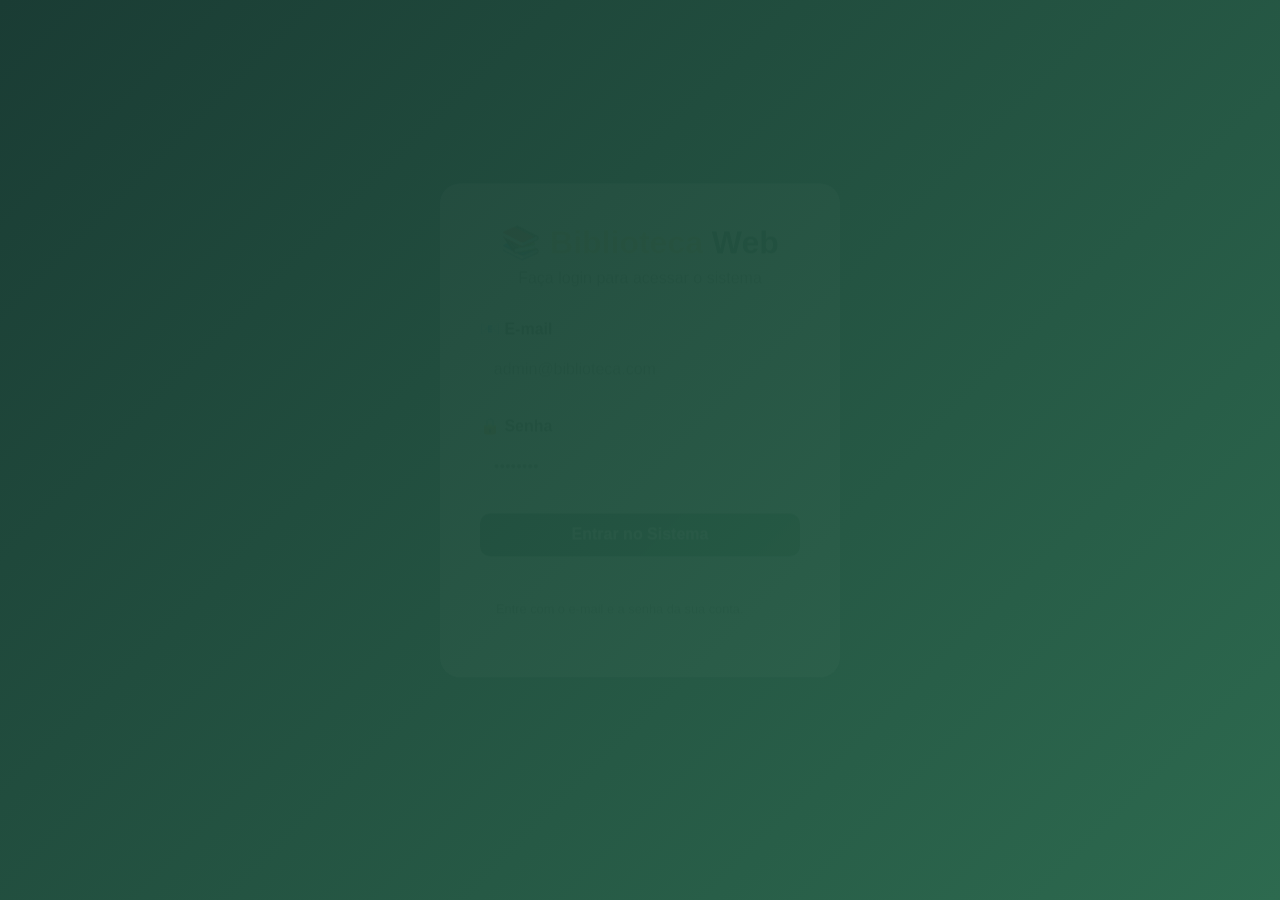
<file: src/main/resources/static/teste-login.html>
<!DOCTYPE html>
<html lang="pt-br"><head><meta charset="UTF-8"><meta http-equiv="refresh" content="0;url=login.html"><title>Entrar</title></head><body><a href="login.html">Ir para o login</a></body></html>
</file>
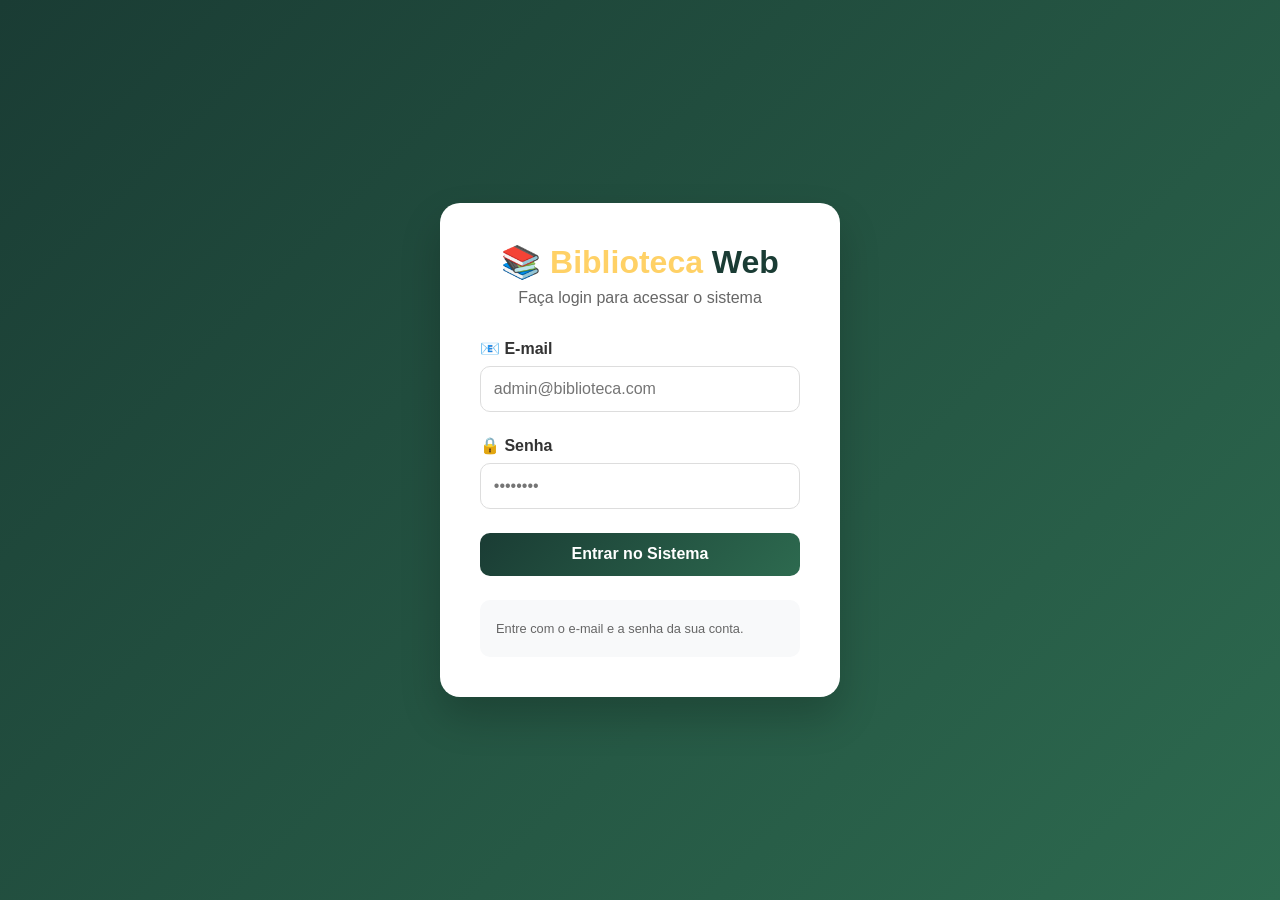
<file: src/main/resources/static/usuarios.html>
<!DOCTYPE html>
<html lang="pt-br">
<head>
    <meta charset="UTF-8">
    <meta name="viewport" content="width=device-width, initial-scale=1.0">
    <title>Gerenciar Usuários | Biblioteca Web</title>
    <link rel="stylesheet" href="css/style.css">
</head>
<body>
    <div id="pageTransition" class="page-transition"><div class="transition-spinner"></div></div>

    <header class="header">
        <div class="logo">📚 <span>Biblioteca</span> Web</div>
        <nav class="nav">
            <a href="javascript:void(0);" onclick="navegarPara('index.html')">Dashboard</a>
            <a href="javascript:void(0);" onclick="navegarPara('livros.html')">Livros</a>
            <a href="javascript:void(0);" onclick="navegarPara('usuarios.html')" style="background: rgba(255,255,255,0.2);">Usuários</a>
            <a href="javascript:void(0);" onclick="navegarPara('emprestimos.html')">Empréstimos</a>
            <a href="javascript:void(0);" onclick="navegarPara('relatorios.html')">Relatórios</a>
        </nav>
        <div class="user-info">
            <button class="theme-toggle" id="themeToggle" title="Alternar tema">🌙</button>
            <span>👤 Admin</span>
            <button class="btn-sair" onclick="sair()">Sair</button>
        </div>
    </header>

    <main class="container">
        <div class="page-header">
            <h2>👥 Gerenciamento de Usuários</h2>
            <button class="btn-primary" onclick="abrirModalCadastro()">+ Novo Usuário</button>
        </div>
        
        <div class="search-bar">
            <input type="text" id="buscaUsuario" placeholder="Buscar por nome ou email...">
            <button onclick="filtrarUsuarios()">🔍 Buscar</button>
        </div>
        
        <div class="tabela-container">
            <table style="width: 100%; border-collapse: collapse;">
                <thead><tr style="background: #f8f9fa;"><th style="padding: 0.75rem;">ID</th><th style="padding: 0.75rem;">Nome</th><th style="padding: 0.75rem;">Email</th><th style="padding: 0.75rem;">Telefone</th><th style="padding: 0.75rem;">Ações</th></tr></thead>
                <tbody id="tabelaUsuarios">
                    <tr>
                        <td colspan="5" class="table-loading"><div class="spinner-small"></div><br>Carregando usuários...</td>
                    </tr>
                </tbody>
            </table>
            <div class="pagination-container">
                <div class="pagination-info" id="paginationInfo">Mostrando 0 de 0 registros</div>
                <div class="pagination-controls">
                    <button class="pagination-btn" id="btnAnterior" onclick="paginaAnterior()">◀ Anterior</button>
                    <span id="paginaAtual">Página 1</span>
                    <button class="pagination-btn" id="btnProximo" onclick="paginaProxima()">Próximo ▶</button>
                </div>
            </div>
        </div>
    </main>
    
    <div id="modalUsuario" class="modal">
        <div class="modal-content">
            <h3 id="modalTitulo">👤 Novo Usuário</h3>
            <input type="hidden" id="usuarioId">
            <input type="text" id="nome" placeholder="Nome completo *">
            <input type="email" id="email" placeholder="E-mail *">
            <input type="text" id="telefone" placeholder="Telefone *">
            <input type="password" id="senhaUsuario" autocomplete="new-password" placeholder="Senha de acesso opcional (mínimo 8 caracteres)">
            <div class="modal-buttons">
                <button class="btn-cancel" onclick="fecharModal()">Cancelar</button>
                <button class="btn-save" onclick="salvarUsuario()">Salvar</button>
            </div>
        </div>
    </div>
    
    <footer class="footer"><p>&copy; <span id="anoAtual">2026</span> Sistema de Biblioteca Web - Todos os direitos reservados</p></footer>
    
    <script src="js/scripts.js"></script>
    <script>
        const usuariosContainer = {
            tabela: document.getElementById('tabelaUsuarios'),
            busca: document.getElementById('buscaUsuario'),
            modal: document.getElementById('modalUsuario'),
            modalTitulo: document.getElementById('modalTitulo'),
            usuarioId: document.getElementById('usuarioId'),
            nome: document.getElementById('nome'),
            email: document.getElementById('email'),
            telefone: document.getElementById('telefone'),
            paginationInfo: document.getElementById('paginationInfo'),
            paginaAtual: document.getElementById('paginaAtual'),
            btnAnterior: document.getElementById('btnAnterior'),
            btnProximo: document.getElementById('btnProximo'),
            anoAtual: document.getElementById('anoAtual')
        };

        let usuarios = [];
        let usuariosFiltrados = [];
        let editandoUsuarioId = null;
        let paginaAtual = 1;
        const itensPorPagina = 5;

        function atualizarPaginacao() {
            const totalPaginas = Math.max(1, Math.ceil(usuariosFiltrados.length / itensPorPagina));
            if (paginaAtual > totalPaginas) paginaAtual = totalPaginas;
            const exibidos = Math.min(itensPorPagina, usuariosFiltrados.length);
            usuariosContainer.paginationInfo.textContent = `Mostrando ${exibidos} de ${usuariosFiltrados.length} registros`;
            usuariosContainer.paginaAtual.textContent = `Página ${paginaAtual} de ${totalPaginas}`;
            usuariosContainer.btnAnterior.disabled = paginaAtual <= 1;
            usuariosContainer.btnProximo.disabled = paginaAtual >= totalPaginas;
            return totalPaginas;
        }

        function paginaAnterior() {
            if (paginaAtual > 1) {
                paginaAtual -= 1;
                renderizarTabelaUsuarios();
            }
        }

        function paginaProxima() {
            const totalPaginas = Math.max(1, Math.ceil(usuariosFiltrados.length / itensPorPagina));
            if (paginaAtual < totalPaginas) {
                paginaAtual += 1;
                renderizarTabelaUsuarios();
            }
        }

        function renderizarTabelaUsuarios() {
            if (!usuariosContainer.tabela) return;
            usuariosContainer.tabela.innerHTML = '';
            atualizarPaginacao();
            const inicio = (paginaAtual - 1) * itensPorPagina;
            const paginados = usuariosFiltrados.slice(inicio, inicio + itensPorPagina);

            if (paginados.length === 0) {
                usuariosContainer.tabela.innerHTML = '<tr><td colspan="5">Nenhum usuário encontrado</td></tr>';
                return;
            }

            const fragment = document.createDocumentFragment();
            paginados.forEach(u => {
                const row = document.createElement('tr');
                row.innerHTML = `
                    <td>${u.id}</td>
                    <td>${escapeHtml(u.nome)}</td>
                    <td>${escapeHtml(u.email)}</td>
                    <td>${escapeHtml(u.telefone)}</td>
                    <td>
                        <button class="btn-edit" type="button" onclick="editarUsuario(${u.id})">✏️</button>
                        <button class="btn-delete" type="button" onclick="deletarUsuario(${u.id})">🗑️</button>
                    </td>`;
                fragment.appendChild(row);
            });

            usuariosContainer.tabela.appendChild(fragment);
        }

        async function carregarUsuarios() {
            if (!usuariosContainer.tabela) return;
            usuariosContainer.tabela.innerHTML = '<tr><td colspan="5" class="table-loading"><div class="spinner-small"></div><br>Carregando usuários...</td></tr>';
            try {
                const res = await fetchWithAuth(`${API_URL}/usuarios`);
                usuarios = await res.json();
                usuariosFiltrados = [...usuarios];
                paginaAtual = 1;
                renderizarTabelaUsuarios();
            } catch (e) {
                usuariosContainer.tabela.innerHTML = '<tr><td colspan="5" style="color:red;">❌ Erro ao carregar usuários</td></tr>';
                console.error(e);
            }
        }

        function filtrarUsuarios() {
            if (!usuariosContainer.busca) return;
            const busca = usuariosContainer.busca.value.trim().toLowerCase();
            usuariosFiltrados = busca ? usuarios.filter(u => u.nome.toLowerCase().includes(busca) || u.email.toLowerCase().includes(busca)) : [...usuarios];
            paginaAtual = 1;
            renderizarTabelaUsuarios();
        }

        function abrirModalCadastro() {
            editandoUsuarioId = null;
            document.getElementById('senhaUsuario').value = '';
            if (!usuariosContainer.modal) return;
            usuariosContainer.modalTitulo.textContent = '👤 Novo Usuário';
            usuariosContainer.usuarioId.value = '';
            usuariosContainer.nome.value = '';
            usuariosContainer.email.value = '';
            usuariosContainer.telefone.value = '';
            usuariosContainer.modal.style.display = 'flex';
        }

        function editarUsuario(id) {
            const usuario = usuarios.find(u => u.id === id);
            if (!usuario || !usuariosContainer.modal) return;
            editandoUsuarioId = id;
            document.getElementById('senhaUsuario').value = '';
            usuariosContainer.modalTitulo.textContent = '✏️ Editar Usuário';
            usuariosContainer.usuarioId.value = usuario.id;
            usuariosContainer.nome.value = usuario.nome;
            usuariosContainer.email.value = usuario.email;
            usuariosContainer.telefone.value = usuario.telefone;
            usuariosContainer.modal.style.display = 'flex';
        }

        function fecharModal() {
            if (usuariosContainer.modal) usuariosContainer.modal.style.display = 'none';
        }

        async function salvarUsuario() {
            const nome = usuariosContainer.nome.value.trim();
            const email = usuariosContainer.email.value.trim();
            const telefone = usuariosContainer.telefone.value.trim();

            if (!nome || !email || !telefone) {
                showToast('error', null, '❌ Preencha todos os campos!');
                return;
            }

            const senha = document.getElementById('senhaUsuario').value;
            if (senha && (senha.trim().length === 0 || senha.length < 8 || new TextEncoder().encode(senha).length > 72)) {
                showToast('error', null, 'A senha deve ter pelo menos 8 caracteres e no máximo 72 bytes.');
                return;
            }
            const usuario = { nome, email, telefone, ...(senha ? { senha } : {}) };
            const url = editandoUsuarioId ? `${API_URL}/usuarios/${editandoUsuarioId}` : `${API_URL}/usuarios`;
            const method = editandoUsuarioId ? 'PUT' : 'POST';

            try {
                const res = await fetchWithAuth(url, {
                    method,
                    headers: { 'Content-Type': 'application/json' },
                    body: JSON.stringify(usuario)
                });

                if (!res.ok || !(await res.json())) throw new Error('Não foi possível salvar o usuário. Confira os dados.');

                showToast('success', null, editandoUsuarioId ? '✅ Usuário atualizado!' : '✅ Usuário cadastrado!');
                fecharModal();
                carregarUsuarios();
            } catch (e) {
                showToast('error', null, e.message || 'Erro de conexão');
                console.error(e);
            }
        }

        async function deletarUsuario(id) {
            if (!(await showConfirm('⚠️ Tem certeza?'))) return;
            try {
                const res = await fetchWithAuth(`${API_URL}/usuarios/${id}`, { method: 'DELETE' });
                if (!res.ok) throw new Error('Erro ao excluir');
                showToast('success', null, '✅ Usuário excluído!');
                carregarUsuarios();
            } catch (e) {
                showToast('error', null, '❌ Erro de conexão');
                console.error(e);
            }
        }

        document.addEventListener('DOMContentLoaded', () => {
            if (!checkAuth()) return;
            initTheme();
            carregarUsuarios();
            if (usuariosContainer.busca) {
                usuariosContainer.busca.addEventListener('keyup', filtrarUsuarios);
            }
            if (usuariosContainer.anoAtual) {
                usuariosContainer.anoAtual.textContent = new Date().getFullYear();
            }
            window.addEventListener('click', event => {
                if (event.target === usuariosContainer.modal) fecharModal();
            });
        });
    </script>
</body>
</html>
</file>
<file: src/main/resources/static/css/style.css>
/* ===== RESET E CONFIGURAÇÕES GERAIS ===== */
* {
    margin: 0;
    padding: 0;
    box-sizing: border-box;
}

body {
    font-family: 'Segoe UI', Tahoma, Geneva, Verdana, sans-serif;
    background-color: #f0f2f5;
    color: #333;
}

/* ===== CABEÇALHO ===== */
.header {
    background: linear-gradient(135deg, #1a3c34, #2d6a4f);
    color: white;
    padding: 1rem 2rem;
    display: flex;
    justify-content: space-between;
    align-items: center;
    box-shadow: 0 2px 10px rgba(0,0,0,0.1);
}

.logo {
    font-size: 1.5rem;
    font-weight: bold;
}

.logo span {
    color: #ffd166;
}

.nav {
    display: flex;
    gap: 2rem;
}

.nav a {
    color: white;
    text-decoration: none;
    padding: 0.5rem 1rem;
    border-radius: 5px;
    transition: background 0.3s;
}

.nav a:hover {
    background: rgba(255,255,255,0.2);
}

.user-info {
    display: flex;
    align-items: center;
    gap: 1rem;
}

.btn-sair {
    background: #e63946;
    color: white;
    border: none;
    padding: 0.5rem 1rem;
    border-radius: 5px;
    cursor: pointer;
}

.btn-sair:hover {
    background: #c1121f;
}

/* ===== CONTAINER PRINCIPAL ===== */
.container {
    max-width: 1400px;
    margin: 0 auto;
    padding: 2rem;
}

/* ===== CARDS DE NAVEGAÇÃO ===== */
.cards-nav {
    display: grid;
    grid-template-columns: repeat(4, 1fr);
    gap: 1.5rem;
    margin-bottom: 2rem;
}

.card-nav {
    background: white;
    border-radius: 15px;
    padding: 1.5rem;
    text-align: center;
    box-shadow: 0 2px 10px rgba(0,0,0,0.05);
    transition: transform 0.3s;
}

.card-nav:hover {
    transform: translateY(-5px);
}

.card-nav .icon {
    font-size: 3rem;
    margin-bottom: 1rem;
}

.card-nav h3 {
    font-size: 1.2rem;
    margin-bottom: 0.5rem;
}

.card-nav .total {
    font-size: 2rem;
    font-weight: bold;
    color: #2d6a4f;
    margin: 0.5rem 0;
}

.btn-card {
    background: #2d6a4f;
    color: white;
    border: none;
    padding: 0.5rem 1rem;
    border-radius: 5px;
    cursor: pointer;
    margin-top: 0.5rem;
}

/* ===== COMPONENTES COMUNS (extraídos dos estilos inline) ===== */
.btn-primary { background: #2d6a4f; color: white; border: none; padding: 0.7rem 1.5rem; border-radius: 8px; cursor: pointer; }
.btn-primary:hover { background: #1a3c34; }
.btn-edit { background: #ffc107; color: #333; border: none; padding: 0.3rem 0.8rem; border-radius: 5px; cursor: pointer; margin-right: 0.3rem; }
.btn-delete { background: #e63946; color: white; border: none; padding: 0.3rem 0.8rem; border-radius: 5px; cursor: pointer; }
.btn-relatorio { background: #1a3c34; color: white; border: none; padding: 0.5rem 1rem; border-radius: 8px; cursor: pointer; margin-top: 1rem; }
.btn-relatorio:hover { background: #2d6a4f; }

.search-bar { margin-bottom: 1.5rem; display: flex; gap: 1rem; }
.search-bar input { flex: 1; padding: 0.7rem; border: 1px solid #ddd; border-radius: 8px; font-size: 1rem; }

.modal { display: none; position: fixed; top: 0; left: 0; width: 100%; height: 100%; background: rgba(0,0,0,0.5); justify-content: center; align-items: center; z-index: 1000; }
.modal-content { background: white; border-radius: 20px; padding: 2rem; width: 90%; max-width: 500px; }
.modal-buttons { display: flex; gap: 1rem; justify-content: flex-end; }
.btn-save { background: #2d6a4f; color: white; border: none; padding: 0.5rem 1.5rem; border-radius: 8px; cursor: pointer; }
.btn-cancel { background: #6c757d; color: white; border: none; padding: 0.5rem 1.5rem; border-radius: 8px; cursor: pointer; }

.filtros { display: flex; gap: 1rem; margin-bottom: 1.5rem; flex-wrap: wrap; }
.filtros button { padding: 0.5rem 1rem; border: 1px solid #ddd; background: white; border-radius: 8px; cursor: pointer; }
.filtros button.ativo { background: #2d6a4f; color: white; border-color: #2d6a4f; }

.card-relatorio { background: white; border-radius: 15px; padding: 1.5rem; box-shadow: 0 2px 10px rgba(0,0,0,0.05); transition: transform 0.3s; }
.card-relatorio:hover { transform: translateY(-5px); }
.card-relatorio h3 { color: #1a3c34; margin-bottom: 1rem; border-bottom: 2px solid #2d6a4f; display: inline-block; padding-bottom: 0.5rem; }
.card-relatorio .valor { font-size: 2.5rem; font-weight: bold; color: #2d6a4f; margin: 1rem 0; }
.card-relatorio .detalhe { color: #666; font-size: 0.9rem; margin-top: 0.5rem; }

.spinner-small { width: 30px; height: 30px; border: 3px solid #f3f3f3; border-top: 3px solid #2d6a4f; border-radius: 50%; animation: spin 1s linear infinite; display: inline-block; margin-bottom: 0.5rem; }

.theme-toggle { background: none; border: none; font-size: 1.3rem; cursor: pointer; padding: 0.5rem; border-radius: 50%; transition: all 0.3s; margin-right: 1rem; }
.theme-toggle:hover { background: rgba(255,255,255,0.2); transform: scale(1.1); }

/* ===== LOGIN ===== */
.login-container {
    display: flex;
    justify-content: center;
    align-items: center;
    min-height: 100vh;
    background: linear-gradient(135deg, #1a3c34, #2d6a4f);
}
.login-card {
    background: white;
    border-radius: 20px;
    padding: 2.5rem;
    width: 100%;
    max-width: 400px;
    box-shadow: 0 20px 40px rgba(0,0,0,0.2);
}
.login-logo { text-align: center; margin-bottom: 2rem; }
.login-logo h1 { font-size: 2rem; color: #1a3c34; }
.login-logo span { color: #ffd166; }
.login-logo p { color: #666; margin-top: 0.5rem; }
.form-group { margin-bottom: 1.5rem; }
.form-group label { display: block; margin-bottom: 0.5rem; font-weight: 600; color: #333; }
.form-group input { width: 100%; padding: 0.8rem; border: 1px solid #ddd; border-radius: 10px; font-size: 1rem; }
.btn-login { width: 100%; background: linear-gradient(135deg, #1a3c34, #2d6a4f); color: white; border: none; padding: 0.8rem; border-radius: 10px; font-size: 1rem; font-weight: bold; cursor: pointer; }
.btn-login:hover { transform: translateY(-2px); }
.info-login { margin-top: 1.5rem; padding: 1rem; background: #f8f9fa; border-radius: 10px; font-size: 0.8rem; color: #666; }
.info-login code { background: #e9ecef; padding: 0.2rem 0.5rem; border-radius: 5px; font-family: monospace; }


/* ===== ESTATÍSTICAS ===== */
.stats {
    display: grid;
    grid-template-columns: repeat(3, 1fr);
    gap: 1.5rem;
    margin-bottom: 2rem;
}

.stat-card {
    background: white;
    border-radius: 15px;
    padding: 1.5rem;
    box-shadow: 0 2px 10px rgba(0,0,0,0.05);
}

.stat-card h4 {
    color: #666;
    margin-bottom: 0.5rem;
}

.stat-value {
    font-size: 2.5rem;
    font-weight: bold;
    color: #1a3c34;
}

.stat-trend {
    font-size: 0.8rem;
    color: #2d6a4f;
    margin-top: 0.5rem;
}

/* ===== TABELA ===== */
.tabela-container {
    background: white;
    border-radius: 15px;
    padding: 1.5rem;
    box-shadow: 0 2px 10px rgba(0,0,0,0.05);
}

.tabela-container h3 {
    margin-bottom: 1rem;
}

table {
    width: 100%;
    border-collapse: collapse;
}

th, td {
    padding: 0.75rem;
    text-align: left;
    border-bottom: 1px solid #ddd;
}

th {
    background-color: #f8f9fa;
    font-weight: 600;
}

.status-ativo {
    color: #2d6a4f;
    font-weight: bold;
}

.status-atrasado {
    color: #e63946;
    font-weight: bold;
}

.status-devolvido {
    color: #6c757d;
}

/* Resumo/total da tabela */
.table-summary {
    margin-top: 1rem;
    padding: 1rem;
    background: #f8f9fa;
    border-radius: 8px;
    text-align: right;
    font-weight: bold;
    color: #333;
}

body.dark-mode .table-summary {
    background-color: #16213e;
    color: #eee;
    border: 1px solid #2a2a4a;
}

/* ===== RODAPÉ ===== */
.footer {
    text-align: center;
    padding: 1.5rem;
    background: white;
    margin-top: 2rem;
    color: #666;
    border-top: 1px solid #ddd;
}

/* ===== RESPONSIVIDADE ===== */
@media (max-width: 768px) {
    .cards-nav {
        grid-template-columns: repeat(2, 1fr);
    }
    
    .stats {
        grid-template-columns: 1fr;
    }
    
    .nav {
        display: none;
    }
}

/* ===== PAGINAÇÃO ===== */
.pagination-container {
    display: flex;
    justify-content: space-between;
    align-items: center;
    margin-top: 1.5rem;
    padding: 1rem;
    background: #f8f9fa;
    border-radius: 8px;
    flex-wrap: wrap;
    gap: 1rem;
}

.pagination-controls {
    display: flex;
    gap: 0.5rem;
    align-items: center;
}

.pagination-btn {
    background: white;
    border: 1px solid #ddd;
    padding: 0.5rem 1rem;
    border-radius: 5px;
    cursor: pointer;
    transition: all 0.3s;
}

.pagination-btn:hover:not(:disabled) {
    background: #2d6a4f;
    color: white;
    border-color: #2d6a4f;
}

.pagination-btn:disabled {
    opacity: 0.5;
    cursor: not-allowed;
}

.pagination-info {
    color: #666;
    font-size: 0.9rem;
}

.pagination-page {
    background: white;
    border: 1px solid #ddd;
    padding: 0.5rem 0.8rem;
    border-radius: 5px;
    cursor: pointer;
    transition: all 0.3s;
}

.pagination-page.active {
    background: #2d6a4f;
    color: white;
    border-color: #2d6a4f;
}

.pagination-page:hover:not(.active) {
    background: #e9ecef;
}

/* ===== LOADING / SPINNER ===== */
.loading-overlay {
    position: fixed;
    top: 0;
    left: 0;
    width: 100%;
    height: 100%;
    background: rgba(0,0,0,0.5);
    display: flex;
    justify-content: center;
    align-items: center;
    z-index: 9999;
}

.spinner {
    width: 60px;
    height: 60px;
    border: 5px solid #f3f3f3;
    border-top: 5px solid #2d6a4f;
    border-radius: 50%;
    animation: spin 1s linear infinite;
}

@keyframes spin {
    0% { transform: rotate(0deg); }
    100% { transform: rotate(360deg); }
}

.loading-text {
    margin-top: 1rem;
    color: white;
    font-size: 1rem;
    text-align: center;
}

.loading-container {
    display: flex;
    flex-direction: column;
    align-items: center;
    background: rgba(0,0,0,0.8);
    padding: 2rem;
    border-radius: 10px;
}

/* Loading na tabela */
.table-loading {
    text-align: center;
    padding: 2rem;
    color: #666;
}

.table-loading .spinner-small {
    width: 30px;
    height: 30px;
    border: 3px solid #f3f3f3;
    border-top: 3px solid #2d6a4f;
    border-radius: 50%;
    animation: spin 1s linear infinite;
    display: inline-block;
    margin-bottom: 0.5rem;
}

/* Botão loading */
.btn-loading {
    opacity: 0.7;
    cursor: wait;
}

.btn-loading::after {
    content: " ⏳";
}

/* ===== TEMA DARK ===== */
body.dark-mode {
    background-color: #1a1a2e;
    color: #eee;
}

body.dark-mode .header {
    background: linear-gradient(135deg, #0f0f1a, #16213e);
}

body.dark-mode .card-nav,
body.dark-mode .stat-card,
body.dark-mode .tabela-container,
body.dark-mode .card-relatorio {
    background-color: #16213e;
    color: #eee;
    box-shadow: 0 2px 10px rgba(0,0,0,0.3);
}

body.dark-mode .card-nav h3,
body.dark-mode .stat-card h4,
body.dark-mode .tabela-container h3,
body.dark-mode .card-relatorio h3 {
    color: #ffd166;
}

body.dark-mode table th {
    background-color: #0f0f1a;
    color: #ffd166;
}

body.dark-mode table td {
    border-bottom-color: #2a2a4a;
}

body.dark-mode .pagination-container {
    background-color: #16213e;
}

body.dark-mode .pagination-btn {
    background-color: #0f0f1a;
    color: #eee;
    border-color: #2a2a4a;
}

body.dark-mode .pagination-btn:hover:not(:disabled) {
    background-color: #2d6a4f;
    color: white;
}

body.dark-mode .modal-content {
    background-color: #16213e;
    color: #eee;
}

body.dark-mode .modal-content input,
body.dark-mode .modal-content select {
    background-color: #0f0f1a;
    color: #eee;
    border-color: #2a2a4a;
}

body.dark-mode .btn-cancel {
    background-color: #4a4a6a;
}

body.dark-mode .footer {
    background-color: #0f0f1a;
    border-top-color: #2a2a4a;
}

body.dark-mode .search-bar input {
    background-color: #0f0f1a;
    color: #eee;
    border-color: #2a2a4a;
}

body.dark-mode .filtros button {
    background-color: #0f0f1a;
    color: #eee;
    border-color: #2a2a4a;
}

/* Botão de alternar tema */
.theme-toggle {
    background: none;
    border: none;
    font-size: 1.3rem;
    cursor: pointer;
    padding: 0.5rem;
    border-radius: 50%;
    transition: all 0.3s;
    margin-right: 1rem;
}

.theme-toggle:hover {
    background: rgba(255,255,255,0.2);
    transform: scale(1.1);
}

body.dark-mode .theme-toggle {
    color: #ffd166;
}

/* ===== TRANSIÇÃO DE PÁGINAS ===== */

/* ===== TOAST NOTIFICATIONS ===== */
.toast-container {
    position: fixed;
    top: 20px;
    right: 20px;
    z-index: 10000;
    display: flex;
    flex-direction: column;
    gap: 10px;
    pointer-events: none;
}

.toast {
    --toast-duration: 3000ms;
    min-width: 280px;
    max-width: 350px;
    background: var(--toast-bg, #fff);
    color: var(--toast-fg, #222);
    border-radius: 12px;
    padding: 1rem 1.2rem;
    box-shadow: 0 10px 25px rgba(0,0,0,0.12);
    display: flex;
    align-items: center;
    gap: 12px;
    position: relative;
    overflow: hidden;
    cursor: pointer;
    pointer-events: auto;
    transform: translateX(100%);
    opacity: 0;
    animation: toast-in 300ms cubic-bezier(.2,.9,.3,1) forwards;
    will-change: transform, opacity;
}

.toast::before {
    content: '';
    position: absolute;
    bottom: 0;
    left: 0;
    width: 100%;
    height: 3px;
    background: var(--toast-color, #2d6a4f);
    animation: progress var(--toast-duration) linear forwards;
}

.toast { border-left: 5px solid var(--toast-color, #2d6a4f); }
.toast-success { --toast-color: #2d6a4f; }
.toast-error   { --toast-color: #e63946; }
.toast-warning { --toast-color: #ffc107; }
.toast-info    { --toast-color: #1a759f; }

.toast-icon { font-size: 1.5rem; flex: 0 0 auto; }
.toast-content { flex: 1; }
.toast-title { font-weight: 700; margin-bottom: 0.2rem; }
.toast-message { font-size: 0.85rem; color: #666; }

.toast:hover { transform: translateX(0) scale(1.02); transition: transform 160ms ease; }

body.dark-mode .toast {
    --toast-bg: #16213e;
    --toast-fg: #eee;
}

body.dark-mode .toast-message { color: #aaa; }

@keyframes toast-in {
    from { transform: translateX(100%); opacity: 0; }
    to   { transform: translateX(0); opacity: 1; }
}

@keyframes progress {
    from { width: 100%; }
    to   { width: 0%; }
}

@media (prefers-reduced-motion: reduce) {
    .toast, .toast::before { animation: none !important; transition: none !important; }
}
.fade-in {
    animation: fadeIn 0.5s ease-in-out;
}

@keyframes fadeIn {
    0% {
        opacity: 0;
        transform: translateY(10px);
    }
    100% {
        opacity: 1;
        transform: translateY(0);
    }
}

/* Loading entre páginas */
.page-transition {
    position: fixed;
    top: 0;
    left: 0;
    width: 100%;
    height: 100%;
    background: rgba(26, 60, 52, 0.9);
    display: flex;
    justify-content: center;
    align-items: center;
    z-index: 10000;
    opacity: 0;
    visibility: hidden;
    transition: opacity 0.3s ease, visibility 0.3s ease;
}

.page-transition.active {
    opacity: 1;
    visibility: visible;
}

.transition-spinner {
    width: 50px;
    height: 50px;
    border: 4px solid rgba(255,255,255,0.3);
    border-top: 4px solid #ffd166;
    border-radius: 50%;
    animation: spin 1s linear infinite;
}

body.dark-mode .page-transition {
    background: rgba(15, 15, 26, 0.95);
}
/* Controles administrativos não aparecem no catálogo de leitores. */
.read-only .btn-primary, .read-only .btn-edit, .read-only .btn-delete { display: none; }
</file>
